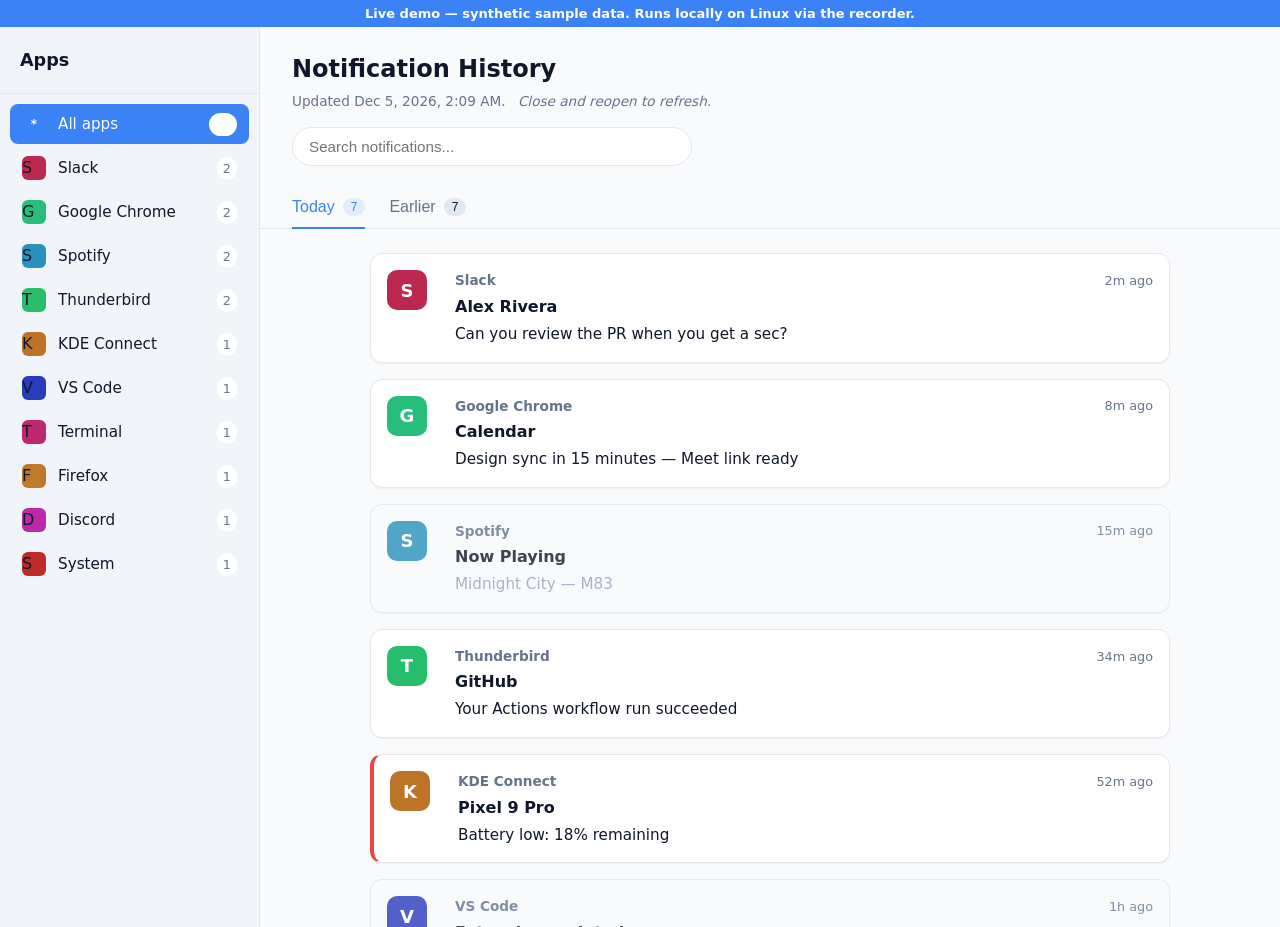
<file: docs/index.html>
<!DOCTYPE html>
<html lang="en">
<head>
  <meta charset="UTF-8">
  <meta name="viewport" content="width=device-width, initial-scale=1.0">
  <title>Notification History</title>
  <style>
:root {
  --bg-color: #f8fafc;
  --bg-card: #ffffff;
  --bg-sidebar: #f1f5f9;
  --text-main: #0f172a;
  --text-muted: #64748b;
  --border-color: #e2e8f0;
  --accent-color: #3b82f6;
  --accent-hover: #2563eb;
  --critical-color: #ef4444;
  --low-bg: #f8fafc;
  --low-text: #94a3b8;
  --hover-bg: #e2e8f0;
  --shadow-sm: 0 1px 2px 0 rgb(0 0 0 / 0.05);
  --shadow-md: 0 4px 6px -1px rgb(0 0 0 / 0.1), 0 2px 4px -2px rgb(0 0 0 / 0.1);
  --border-radius: 12px;
}

@media (prefers-color-scheme: dark) {
  :root {
    --bg-color: #0f172a;
    --bg-card: #1e293b;
    --bg-sidebar: #0f172a;
    --text-main: #f8fafc;
    --text-muted: #94a3b8;
    --border-color: #334155;
    --accent-color: #3b82f6;
    --accent-hover: #60a5fa;
    --critical-color: #ef4444;
    --low-bg: #0f172a;
    --low-text: #475569;
    --hover-bg: #1e293b;
    --shadow-sm: 0 1px 2px 0 rgb(0 0 0 / 0.5);
    --shadow-md: 0 4px 6px -1px rgb(0 0 0 / 0.5), 0 2px 4px -2px rgb(0 0 0 / 0.5);
  }
}

* {
  box-sizing: border-box;
  margin: 0;
  padding: 0;
}

body {
  font-family: system-ui, -apple-system, sans-serif;
  background-color: var(--bg-color);
  color: var(--text-main);
  line-height: 1.5;
  height: 100vh;
  overflow: hidden;
}

.layout {
  display: flex;
  height: 100vh;
}

/* Sidebar */
.sidebar {
  width: 260px;
  background-color: var(--bg-sidebar);
  border-right: 1px solid var(--border-color);
  display: flex;
  flex-direction: column;
  overflow-y: auto;
}

.sidebar-header {
  padding: 20px;
  position: sticky;
  top: 0;
  background-color: var(--bg-sidebar);
  z-index: 10;
  border-bottom: 1px solid var(--border-color);
}

.sidebar-header h2 {
  font-size: 1.1rem;
  font-weight: 600;
}

.app-list {
  list-style: none;
  padding: 10px;
}

.app-item {
  display: flex;
  align-items: center;
  padding: 8px 12px;
  border-radius: 8px;
  cursor: pointer;
  margin-bottom: 4px;
  transition: background-color 0.15s;
}

.app-item:hover {
  background-color: var(--hover-bg);
}

.app-item.active {
  background-color: var(--accent-color);
  color: #fff;
}

.app-item.active .app-count, .app-item.active .app-name {
  color: #fff;
}

.app-item-icon {
  width: 24px;
  height: 24px;
  border-radius: 6px;
  margin-right: 12px;
  object-fit: contain;
}

.app-item-avatar {
  width: 24px;
  height: 24px;
  border-radius: 50%;
  margin-right: 12px;
  display: flex;
  align-items: center;
  justify-content: center;
  font-size: 12px;
  font-weight: bold;
  color: white;
}

.app-name {
  flex: 1;
  font-size: 0.95rem;
  white-space: nowrap;
  overflow: hidden;
  text-overflow: ellipsis;
}

.app-count {
  font-size: 0.8rem;
  color: var(--text-muted);
  background: var(--bg-card);
  padding: 2px 6px;
  border-radius: 12px;
}

/* Main Content */
.main-content {
  flex: 1;
  display: flex;
  flex-direction: column;
  min-width: 0;
}

.main-header {
  padding: 24px 32px 0;
  background-color: var(--bg-color);
  border-bottom: 1px solid var(--border-color);
  z-index: 10;
}

.header-titles h1 {
  font-size: 1.5rem;
  font-weight: 700;
}

.subtitle {
  font-size: 0.85rem;
  color: var(--text-muted);
  margin-top: 4px;
  margin-bottom: 16px;
}

.refresh-hint {
  font-style: italic;
  margin-left: 8px;
}

.search-container input {
  width: 100%;
  max-width: 400px;
  padding: 10px 16px;
  border: 1px solid var(--border-color);
  border-radius: 20px;
  background-color: var(--bg-card);
  color: var(--text-main);
  font-size: 0.95rem;
  margin-bottom: 20px;
  outline: none;
}

.search-container input:focus {
  border-color: var(--accent-color);
  box-shadow: 0 0 0 2px rgba(59, 130, 246, 0.2);
}

.tabs {
  display: flex;
  gap: 24px;
}

.tab {
  background: none;
  border: none;
  padding: 12px 0;
  font-size: 1rem;
  font-weight: 500;
  color: var(--text-muted);
  cursor: pointer;
  position: relative;
  display: flex;
  align-items: center;
  gap: 8px;
}

.tab:hover {
  color: var(--text-main);
}

.tab.active {
  color: var(--accent-color);
}

.tab.active::after {
  content: '';
  position: absolute;
  bottom: -1px;
  left: 0;
  right: 0;
  height: 2px;
  background-color: var(--accent-color);
}

.badge {
  background-color: var(--hover-bg);
  color: var(--text-main);
  font-size: 0.75rem;
  padding: 2px 8px;
  border-radius: 12px;
}

.tab.active .badge {
  background-color: rgba(59, 130, 246, 0.1);
  color: var(--accent-color);
}

.content-area {
  flex: 1;
  overflow-y: auto;
  padding: 24px 32px;
}

.notification-list {
  display: flex;
  flex-direction: column;
  gap: 16px;
  max-width: 800px;
  margin: 0 auto;
}

/* Date Header */
.date-header {
  font-size: 0.9rem;
  font-weight: 600;
  color: var(--text-muted);
  margin: 24px 0 8px;
  position: sticky;
  top: 0;
  background-color: var(--bg-color);
  padding: 8px 0;
  z-index: 5;
}

.date-header:first-child {
  margin-top: 0;
}

/* Card */
.card {
  background-color: var(--bg-card);
  border-radius: var(--border-radius);
  padding: 16px;
  box-shadow: var(--shadow-sm);
  display: flex;
  gap: 16px;
  position: relative;
  overflow: hidden;
  border: 1px solid var(--border-color);
}

.card.urgency-2 {
  border-left: 4px solid var(--critical-color);
}

.card.urgency-0 {
  background-color: var(--low-bg);
  opacity: 0.8;
}

.card-icon {
  flex-shrink: 0;
}

.card-icon img, .card-icon .app-item-avatar {
  width: 40px;
  height: 40px;
  border-radius: 10px;
}

.card-icon .app-item-avatar {
  font-size: 18px;
}

.card-content {
  flex: 1;
  min-width: 0;
}

.card-header {
  display: flex;
  justify-content: space-between;
  align-items: center;
  margin-bottom: 4px;
}

.card-app-name {
  font-size: 0.85rem;
  font-weight: 600;
  color: var(--text-muted);
}

.card-time {
  font-size: 0.8rem;
  color: var(--text-muted);
}

.card-summary {
  font-weight: 600;
  margin-bottom: 4px;
  font-size: 1rem;
}

.card-body {
  font-size: 0.95rem;
  color: var(--text-main);
  white-space: pre-wrap;
  word-break: break-word;
}

.card.urgency-0 .card-body {
  color: var(--low-text);
}

/* Empty State */
.empty-state {
  text-align: center;
  padding: 64px 20px;
  color: var(--text-muted);
}

.empty-state h3 {
  font-size: 1.25rem;
  margin-bottom: 8px;
  color: var(--text-main);
}

.empty-state p {
  font-size: 0.95rem;
}

.hidden {
  display: none !important;
}

/* Responsive */
@media (max-width: 768px) {
  .sidebar {
    width: 200px;
  }
  .main-header, .content-area {
    padding-left: 16px;
    padding-right: 16px;
  }
}

@media (max-width: 600px) {
  .layout {
    flex-direction: column;
  }
  .sidebar {
    width: 100%;
    height: auto;
    max-height: 200px;
    border-right: none;
    border-bottom: 1px solid var(--border-color);
  }
}

</style>
</head>
<body>
<div style="background:#3b82f6;color:#fff;text-align:center;padding:6px;font:600 13px system-ui">Live demo — synthetic sample data. Runs locally on Linux via the recorder.</div>
  <div class="layout">
    <aside class="sidebar">
      <div class="sidebar-header">
        <h2>Apps</h2>
      </div>
      <ul id="app-filter-list" class="app-list">
        <!-- populated by js -->
      </ul>
    </aside>
    <main class="main-content">
      <header class="main-header">
        <div class="header-titles">
          <h1>Notification History</h1>
          <p class="subtitle">
            Updated <span id="updated-at">...</span>.
            <span class="refresh-hint">Close and reopen to refresh.</span>
          </p>
        </div>
        <div class="search-container">
          <input type="text" id="search-box" placeholder="Search notifications..." aria-label="Search notifications">
        </div>
        <div class="tabs">
          <button class="tab active" data-tab="today">Today <span class="badge" id="badge-today">0</span></button>
          <button class="tab" data-tab="earlier">Earlier <span class="badge" id="badge-earlier">0</span></button>
        </div>
      </header>
      <div class="content-area">
        <div id="notification-list" class="notification-list">
          <!-- populated by js -->
        </div>
        <div id="empty-state" class="empty-state hidden">
          <!-- populated by js -->
        </div>
      </div>
    </main>
  </div>
  <script>
window.NOTIFICATIONS = [{"ts": 1784464887.5962467, "mins_ago": 2, "iso": "2026-07-19T18:11:27.596247+05:30", "app": "Slack", "app_icon": "", "desktop_entry": "", "summary": "Alex Rivera", "body": "Can you review the PR when you get a sec?", "urgency": 1, "app_raw": "Slack", "icon_path": null}, {"ts": 1784464527.5962467, "mins_ago": 8, "iso": "2026-07-19T18:05:27.596247+05:30", "app": "Google Chrome", "app_icon": "", "desktop_entry": "google-chrome", "summary": "Calendar", "body": "Design sync in 15 minutes — Meet link ready", "urgency": 1, "app_raw": "Google Chrome", "icon_path": null}, {"ts": 1784464107.5962467, "mins_ago": 15, "iso": "2026-07-19T17:58:27.596247+05:30", "app": "Spotify", "app_icon": "", "desktop_entry": "spotify", "summary": "Now Playing", "body": "Midnight City — M83", "urgency": 0, "app_raw": "Spotify", "icon_path": null}, {"ts": 1784462967.5962467, "mins_ago": 34, "iso": "2026-07-19T17:39:27.596247+05:30", "app": "Thunderbird", "app_icon": "", "desktop_entry": "thunderbird", "summary": "GitHub", "body": "Your Actions workflow run succeeded", "urgency": 1, "app_raw": "Thunderbird", "icon_path": null}, {"ts": 1784461887.5962467, "mins_ago": 52, "iso": "2026-07-19T17:21:27.596247+05:30", "app": "KDE Connect", "app_icon": "", "desktop_entry": "org.kde.kdeconnect", "summary": "Pixel 9 Pro", "body": "Battery low: 18% remaining", "urgency": 2, "app_raw": "KDE Connect", "icon_path": null}, {"ts": 1784460807.5962467, "mins_ago": 70, "iso": "2026-07-19T17:03:27.596247+05:30", "app": "VS Code", "app_icon": "", "desktop_entry": "code", "summary": "Extension updated", "body": "Python extension updated to v2026.6.0", "urgency": 0, "app_raw": "VS Code", "icon_path": null}, {"ts": 1784459307.5962467, "mins_ago": 95, "iso": "2026-07-19T16:38:27.596247+05:30", "app": "Terminal", "app_icon": "", "desktop_entry": "", "summary": "Build finished", "body": "npm run build completed in 42s", "urgency": 1, "app_raw": "Terminal", "icon_path": null}, {"ts": 1784457207.5962467, "mins_ago": 130, "iso": "2026-07-19T16:03:27.596247+05:30", "app": "Google Chrome", "app_icon": "", "desktop_entry": "google-chrome", "summary": "YouTube", "body": "Fireship uploaded: '100 Seconds of Rust'", "urgency": 1, "app_raw": "Google Chrome", "icon_path": null}, {"ts": 1784453007.5962467, "mins_ago": 200, "iso": "2026-07-19T14:53:27.596247+05:30", "app": "Slack", "app_icon": "", "desktop_entry": "", "summary": "CI / CD", "body": "Deployment to staging succeeded ✅", "urgency": 1, "app_raw": "Slack", "icon_path": null}, {"ts": 1784449407.5962467, "mins_ago": 260, "iso": "2026-07-19T13:53:27.596247+05:30", "app": "Firefox", "app_icon": "", "desktop_entry": "firefox", "summary": "Download complete", "body": "ubuntu-24.04.iso finished downloading", "urgency": 1, "app_raw": "Firefox", "icon_path": null}, {"ts": 1784375007.5962467, "mins_ago": 1500, "iso": "2026-07-18T17:13:27.596247+05:30", "app": "Discord", "app_icon": "", "desktop_entry": "discord", "summary": "#dev-team", "body": "3 new messages in dev-team", "urgency": 1, "app_raw": "Discord", "icon_path": null}, {"ts": 1784370207.5962467, "mins_ago": 1580, "iso": "2026-07-18T15:53:27.596247+05:30", "app": "System", "app_icon": "", "desktop_entry": "", "summary": "Software Updates", "body": "14 package updates available", "urgency": 1, "app_raw": "System", "icon_path": null}, {"ts": 1784357007.5962467, "mins_ago": 1800, "iso": "2026-07-18T12:13:27.596247+05:30", "app": "Thunderbird", "app_icon": "", "desktop_entry": "thunderbird", "summary": "Newsletter", "body": "This Week in Open Source is here", "urgency": 0, "app_raw": "Thunderbird", "icon_path": null}, {"ts": 1784292207.5962467, "mins_ago": 2880, "iso": "2026-07-17T18:13:27.596247+05:30", "app": "Spotify", "app_icon": "", "desktop_entry": "spotify", "summary": "Discover Weekly", "body": "Your new mixtape is ready", "urgency": 0, "app_raw": "Spotify", "icon_path": null}];
(function () {
  var now = Date.now() / 1000;
  window.NOTIFICATIONS.forEach(function (n) {
    n.ts = now - n.mins_ago * 60;
    n.iso = new Date(n.ts * 1000).toISOString();
  });
  window.GENERATED_AT = new Date().toISOString();
})();
</script>
  <script>
document.addEventListener('DOMContentLoaded', () => {
  const notifications = window.NOTIFICATIONS || [];
  const generatedAt = window.GENERATED_AT || new Date().toISOString();
  
  // State
  let state = {
    tab: 'today', // 'today' or 'earlier'
    appFilter: 'all',
    searchQuery: ''
  };

  // DOM Elements
  const appFilterList = document.getElementById('app-filter-list');
  const notificationList = document.getElementById('notification-list');
  const emptyState = document.getElementById('empty-state');
  const searchBox = document.getElementById('search-box');
  const badgeToday = document.getElementById('badge-today');
  const badgeEarlier = document.getElementById('badge-earlier');
  const updatedAtSpan = document.getElementById('updated-at');
  const tabs = document.querySelectorAll('.tab');

  // Format generated time
  try {
    const genDate = new Date(generatedAt);
    updatedAtSpan.textContent = genDate.toLocaleString(undefined, { 
      dateStyle: 'medium', timeStyle: 'short' 
    });
    updatedAtSpan.title = generatedAt;
  } catch (e) {
    updatedAtSpan.textContent = generatedAt;
  }

  // Pre-process Data
  const todayStart = new Date();
  todayStart.setHours(0, 0, 0, 0);
  const todayTs = todayStart.getTime() / 1000;

  const processedNotifs = notifications.map(n => {
    return {
      ...n,
      isToday: (n.ts || 0) >= todayTs,
      searchStr: `${n.app} ${n.summary} ${n.body}`.toLowerCase()
    };
  });

  // Calculate App stats
  const appStats = {};
  processedNotifs.forEach(n => {
    const app = n.app || 'Unknown';
    if (!appStats[app]) {
      appStats[app] = { count: 0, icon: n.icon_path, app: app };
    }
    appStats[app].count++;
    // Keep first seen icon path if not already set
    if (!appStats[app].icon && n.icon_path) {
      appStats[app].icon = n.icon_path;
    }
  });

  const appStatsArray = Object.values(appStats).sort((a, b) => b.count - a.count);

  // Helper: Hashed Color
  function getAvatarColor(str) {
    let hash = 0;
    for (let i = 0; i < str.length; i++) {
      hash = str.charCodeAt(i) + ((hash << 5) - hash);
    }
    const h = Math.abs(hash) % 360;
    return `hsl(${h}, 65%, 45%)`;
  }

  function getInitials(str) {
    return str ? str.charAt(0).toUpperCase() : '?';
  }

  // Global fallback so a failed <img> (e.g. .xpm icons browsers can't render)
  // swaps to a letter-avatar without inline-HTML quoting problems.
  window.__nhAvatar = function (img) {
    img.outerHTML = createAvatarHTML(
      img.getAttribute('data-app') || '',
      img.getAttribute('data-cls') || ''
    );
  };

  function createIconHTML(iconPath, appName, className) {
    if (iconPath) {
      // URL encode path but keep slashes
      const encoded = iconPath.split('/').map(encodeURIComponent).join('/');
      return `<img src="file://${encoded}" class="${className}" alt="${escapeHtml(appName)}" data-app="${escapeHtml(appName)}" data-cls="${escapeHtml(className)}" onerror="window.__nhAvatar(this)">`;
    }
    return createAvatarHTML(appName, className);
  }

  function createAvatarHTML(appName, className) {
    const color = getAvatarColor(appName);
    const initial = getInitials(appName);
    return `<div class="${className}" style="background-color: ${color}">${initial}</div>`;
  }

  function renderSidebar() {
    let html = `
      <li class="app-item ${state.appFilter === 'all' ? 'active' : ''}" data-app="all">
        <div class="app-item-avatar" style="background-color: var(--accent-color)">*</div>
        <span class="app-name">All apps</span>
        <span class="app-count">${processedNotifs.length}</span>
      </li>
    `;
    
    appStatsArray.forEach(stat => {
      html += `
        <li class="app-item ${state.appFilter === stat.app ? 'active' : ''}" data-app="${escapeHtml(stat.app)}">
          ${createIconHTML(stat.icon, stat.app, 'app-item-icon')}
          <span class="app-name" title="${escapeHtml(stat.app)}">${escapeHtml(stat.app)}</span>
          <span class="app-count">${stat.count}</span>
        </li>
      `;
    });
    
    appFilterList.innerHTML = html;
    
    // Bind events
    appFilterList.querySelectorAll('.app-item').forEach(el => {
      el.addEventListener('click', () => {
        state.appFilter = el.getAttribute('data-app');
        renderSidebar(); // re-render to update active state
        renderContent();
      });
    });
  }

  function escapeHtml(unsafe) {
    return (unsafe || '').toString()
         .replace(/&/g, "&amp;")
         .replace(/</g, "&lt;")
         .replace(/>/g, "&gt;")
         .replace(/"/g, "&quot;")
         .replace(/'/g, "&#039;");
  }

  function formatTimeRelative(ts) {
    const diff = (Date.now() / 1000) - ts;
    if (diff < 60) return 'Just now';
    if (diff < 3600) return Math.floor(diff / 60) + 'm ago';
    if (diff < 86400) return Math.floor(diff / 3600) + 'h ago';
    return Math.floor(diff / 86400) + 'd ago';
  }

  function formatDateGroup(ts) {
    const date = new Date(ts * 1000);
    const today = new Date();
    today.setHours(0,0,0,0);
    const yesterday = new Date(today);
    yesterday.setDate(yesterday.getDate() - 1);
    
    date.setHours(0,0,0,0);
    if (date.getTime() === yesterday.getTime()) {
      return "Yesterday";
    }
    return date.toLocaleDateString(undefined, { weekday: 'short', day: 'numeric', month: 'short', year: 'numeric' });
  }

  function renderContent() {
    // Filter
    const filtered = processedNotifs.filter(n => {
      if (state.appFilter !== 'all' && n.app !== state.appFilter) return false;
      if (state.searchQuery && !n.searchStr.includes(state.searchQuery)) return false;
      return true;
    });

    const todayNotifs = filtered.filter(n => n.isToday);
    const earlierNotifs = filtered.filter(n => !n.isToday);

    // Update badges
    badgeToday.textContent = todayNotifs.length;
    badgeEarlier.textContent = earlierNotifs.length;

    // Switch tab automatically if empty logic (optional, keeping it simple: just render active tab)
    const activeNotifs = state.tab === 'today' ? todayNotifs : earlierNotifs;

    // Render list
    notificationList.innerHTML = '';
    
    if (processedNotifs.length === 0) {
      notificationList.classList.add('hidden');
      emptyState.classList.remove('hidden');
      emptyState.innerHTML = `
        <h3>No notifications yet</h3>
        <p>Waiting for new desktop notifications.</p>
      `;
      return;
    }

    if (activeNotifs.length === 0) {
      notificationList.classList.add('hidden');
      emptyState.classList.remove('hidden');
      if (state.searchQuery || state.appFilter !== 'all') {
        emptyState.innerHTML = `
          <h3>No matches found</h3>
          <p>Try adjusting your search or app filter.</p>
        `;
      } else if (state.tab === 'today') {
        emptyState.innerHTML = `
          <h3>Nothing today</h3>
          <p>You're all caught up for today.</p>
        `;
      } else {
        emptyState.innerHTML = `
          <h3>No earlier notifications</h3>
          <p>Nothing found before today.</p>
        `;
      }
      return;
    }

    notificationList.classList.remove('hidden');
    emptyState.classList.add('hidden');

    let html = '';
    let lastDateGroup = null;

    activeNotifs.forEach(n => {
      // Date Header for Earlier tab
      if (state.tab === 'earlier') {
        const group = formatDateGroup(n.ts);
        if (group !== lastDateGroup) {
          html += `<div class="date-header">${escapeHtml(group)}</div>`;
          lastDateGroup = group;
        }
      }

      const urgencyClass = `urgency-${n.urgency}`;
      const absoluteTime = new Date(n.ts * 1000).toLocaleString();
      const relativeTime = formatTimeRelative(n.ts);

      html += `
        <div class="card ${urgencyClass}">
          <div class="card-icon">
            ${createIconHTML(n.icon_path, n.app, 'app-item-avatar')}
          </div>
          <div class="card-content">
            <div class="card-header">
              <span class="card-app-name">${escapeHtml(n.app)}</span>
              <span class="card-time" title="${escapeHtml(absoluteTime)}">${escapeHtml(relativeTime)}</span>
            </div>
            ${n.summary ? `<div class="card-summary">${escapeHtml(n.summary)}</div>` : ''}
            ${n.body ? `<div class="card-body">${escapeHtml(n.body)}</div>` : ''}
          </div>
        </div>
      `;
    });

    notificationList.innerHTML = html;
  }

  // Event Listeners
  tabs.forEach(tabBtn => {
    tabBtn.addEventListener('click', () => {
      tabs.forEach(t => t.classList.remove('active'));
      tabBtn.classList.add('active');
      state.tab = tabBtn.getAttribute('data-tab');
      renderContent();
    });
  });

  searchBox.addEventListener('input', (e) => {
    state.searchQuery = e.target.value.toLowerCase();
    renderContent();
  });

  // Init
  // Fallback to earlier if today is empty and earlier is not
  const initialTodayCount = processedNotifs.filter(n => n.isToday).length;
  if (initialTodayCount === 0 && processedNotifs.length > 0) {
    state.tab = 'earlier';
    tabs.forEach(t => t.classList.remove('active'));
    document.querySelector('.tab[data-tab="earlier"]').classList.add('active');
  }

  renderSidebar();
  renderContent();
});

</script>
</body>
</html>
</file>
